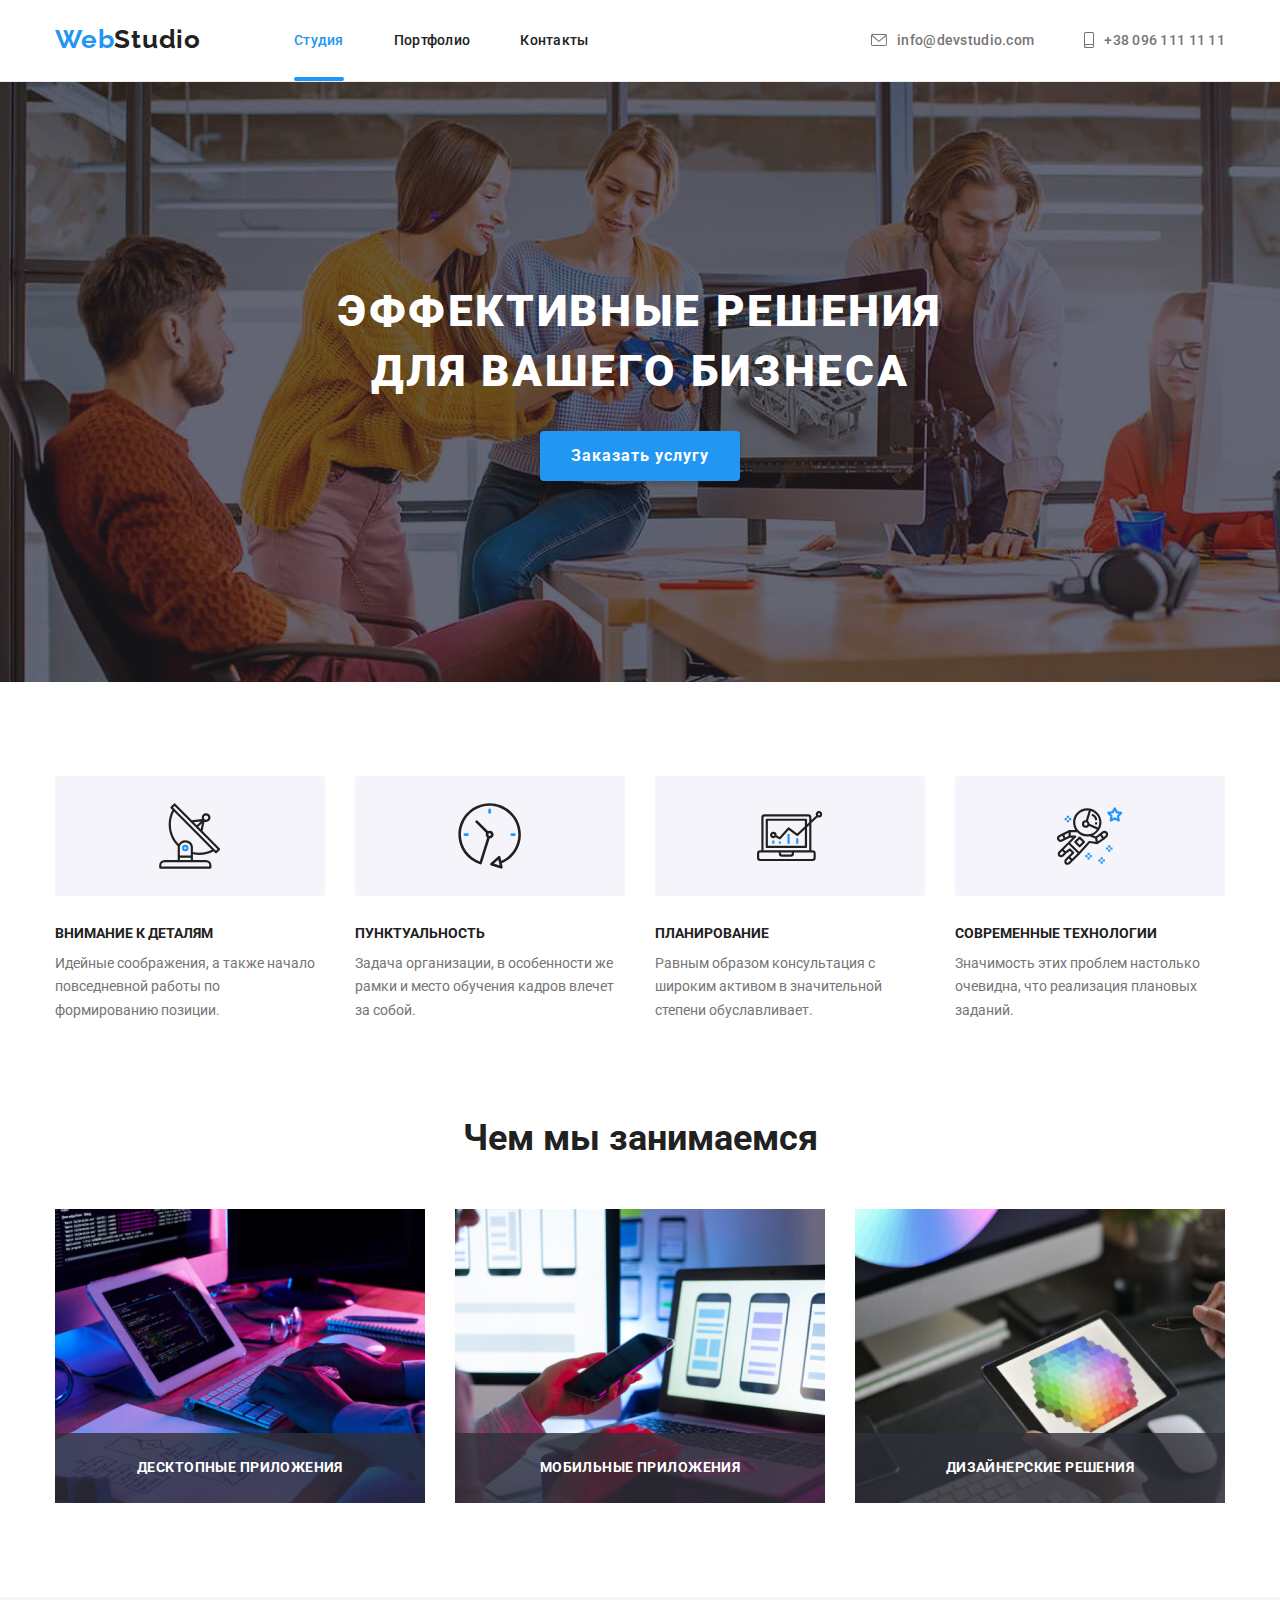
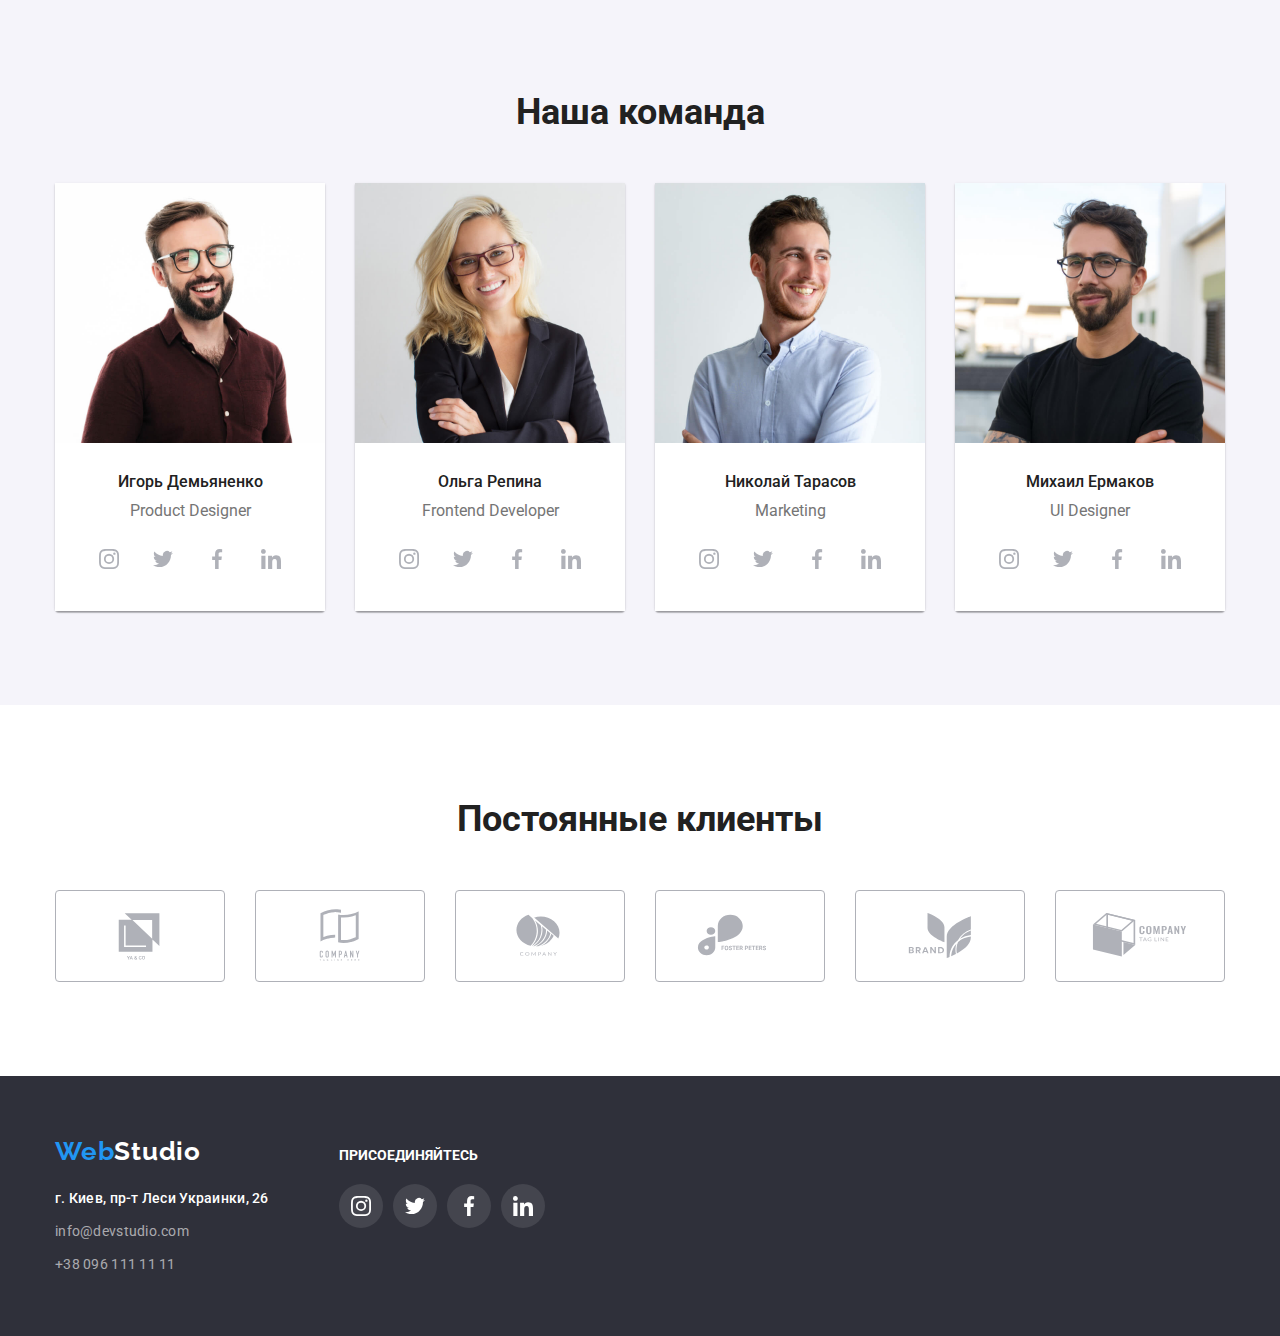
<file: index.html>
<!DOCTYPE html>
<html lang="ru">
  <head>
    <meta charset="UTF-8" />
    <meta http-equiv="X-UA-Compatible" content="IE=edge" />
    <meta name="viewport" content="width=device-width, initial-scale=1.0" />
    <title>Document</title>
    <link rel="preconnect" href="https://fonts.gstatic.com" />
    <link
      href="https://fonts.googleapis.com/css2?family=Raleway:wght@700&family=Roboto:wght@400;500;700;900&display=swap"
      rel="stylesheet"
    />
    <link
      rel="stylesheet"
      href="https://cdnjs.cloudflare.com/ajax/libs/modern-normalize/1.0.0/modern-normalize.css"
    />
    <link rel="stylesheet" href="./css/styles.css" />
  </head>
  <body>
    <header class="page-header">
      <div class="container main-nav">
        <a class="logo" href="./index.html"
          >Web<span class="accent-logo">Studio</span></a
        >
        <nav>
          <ul class="site-nav list">
            <li class="item">
              <a class="link current" href="./index.html">Студия</a>
            </li>

            <li class="item">
              <a class="link" href="./portfolio.html">Портфолио</a>
            </li>

            <li class="item"><a class="link" href="">Контакты</a></li>
          </ul>
        </nav>
        <ul class="contact-info list">
          <li class="item">
            <a class="link header-mail-info" href="mailto:info@devstudio.com">
              <svg class="header-mail-info" width="16" height="12">
                <use href="./images/sprite.svg#icon-envelope"></use>
              </svg>
              info@devstudio.com
            </a>
          </li>

          <li class="item">
            <a class="link header-tel-info" href="tel:+380961111111">
              <svg class="header-mail-info" width="10" height="16">
                <use href="./images/sprite.svg#icon-smartphone"></use>
              </svg>
              +38 096 111 11 11
            </a>
          </li>
        </ul>
      </div>
    </header>
    <main>
      <!-- Блок герой -->

      <section class="hero-section">
        <div class="hero-container">
          <h1 class="page-title">
            Эффективные решения
            <br />
            для вашего бизнеса
          </h1>
          <button class="hero-btn" type="button" data-modal-open>
            Заказать услугу
          </button>
        </div>
      </section>

      <!-- Особенности -->

      <section class="section">
        <div class="container">
          <h2 class="visually-hidden">Особенности</h2>
          <ul class="features list">
            <li class="features-item">
              <div class="icon">
                <svg class="icon-features">
                  <use href="./images/sprite.svg#icon-antenna"></use>
                </svg>
              </div>
              <h3 class="title-features">Внимание к деталям</h3>
              <p class="features-desc">
                Идейные соображения, а также начало повседневной работы по
                формированию позиции.
              </p>
            </li>

            <li class="features-item">
              <div class="icon">
                <svg class="icon-features">
                  <use href="./images/sprite.svg#icon-clock"></use>
                </svg>
              </div>
              <h3 class="title-features">Пунктуальность</h3>
              <p class="features-desc">
                Задача организации, в особенности же рамки и место обучения
                кадров влечет за собой.
              </p>
            </li>

            <li class="features-item">
              <div class="icon">
                <svg class="icon-features">
                  <use href="./images/sprite.svg#icon-diagram"></use>
                </svg>
              </div>
              <h3 class="title-features">Планирование</h3>
              <p class="features-desc">
                Равным образом консультация с широким активом в значительной
                степени обуславливает.
              </p>
            </li>

            <li class="features-item">
              <div class="icon">
                <svg class="icon-features">
                  <use href="./images/sprite.svg#icon-astronaut"></use>
                </svg>
              </div>
              <h3 class="title-features">Современные технологии</h3>
              <p class="features-desc">
                Значимость этих проблем настолько очевидна, что реализация
                плановых заданий.
              </p>
            </li>
          </ul>
        </div>
      </section>

      <!-- Чем мы занимаемся -->

      <section class="section zero-top-padding">
        <div class="container">
          <h2 class="title-work">Чем мы занимаемся</h2>
          <ul class="what-we-do-list list">
            <li class="what-we-do-item">
              <img
                src="./images/box1.jpg"
                width="370"
                alt="Десктопные приложения"
              />
              <div class="label">
                <p class="label-text">Десктопные приложения</p>
              </div>
            </li>

            <li class="what-we-do-item">
              <img
                src="./images/box2.jpg"
                width="370"
                alt="Мобилные приложения"
              />
              <div class="label">
                <p class="label-text">Мобильные приложения</p>
              </div>
            </li>

            <li class="what-we-do-item">
              <img
                src="./images/box3.jpg"
                width="370"
                alt="Дизайнерские решения"
              />
              <div class="label">
                <p class="label-text">Дизайнерские решения</p>
              </div>
            </li>
          </ul>
        </div>
      </section>

      <!-- Наша команда -->

      <section class="our-team">
        <div class="container">
          <h2 class="title-work">Наша команда</h2>
          <ul class="team-list list">
            <li class="team-card">
              <img
                src="./images/teamcard1.jpg"
                width="270"
                alt="Игорь Демьяненко"
              />
              <div class="team-card-text">
                <h3 class="team-title">Игорь Демьяненко</h3>
                <p class="team-desc" lang="en">Product Designer</p>
                <ul class="social-list-icon list">
                  <li class="social-item-icon">
                    <a class="social-icon-link" href="#">
                      <svg class="social-icon">
                        <use href="./images/sprite.svg#icon-instagram"></use>
                      </svg>
                    </a>
                  </li>

                  <li class="social-item-icon">
                    <a class="social-icon-link" href="#">
                      <svg class="social-icon">
                        <use href="./images/sprite.svg#icon-twitter"></use>
                      </svg>
                    </a>
                  </li>

                  <li class="social-item-icon">
                    <a class="social-icon-link" href="#">
                      <svg class="social-icon">
                        <use href="./images/sprite.svg#icon-facebook"></use>
                      </svg>
                    </a>
                  </li>

                  <li class="social-item-icon">
                    <a class="social-icon-link" href="#">
                      <svg class="social-icon">
                        <use href="./images/sprite.svg#icon-linkedin"></use>
                      </svg>
                    </a>
                  </li>
                </ul>
              </div>
            </li>

            <li class="team-card">
              <img
                src="./images/teamcard2.jpg"
                width="270"
                alt="Ольга Репина"
              />
              <div class="team-card-text">
                <h3 class="team-title">Ольга Репина</h3>
                <p class="team-desc" lang="en">Frontend Developer</p>
                <ul class="social-list-icon list">
                  <li class="social-item-icon">
                    <a class="social-icon-link" href="#">
                      <svg class="social-icon">
                        <use href="./images/sprite.svg#icon-instagram"></use>
                      </svg>
                    </a>
                  </li>

                  <li class="social-item-icon">
                    <a class="social-icon-link" href="#">
                      <svg class="social-icon">
                        <use href="./images/sprite.svg#icon-twitter"></use>
                      </svg>
                    </a>
                  </li>

                  <li class="social-item-icon">
                    <a class="social-icon-link" href="#">
                      <svg class="social-icon">
                        <use href="./images/sprite.svg#icon-facebook"></use>
                      </svg>
                    </a>
                  </li>

                  <li class="social-item-icon">
                    <a class="social-icon-link" href="#">
                      <svg class="social-icon">
                        <use href="./images/sprite.svg#icon-linkedin"></use>
                      </svg>
                    </a>
                  </li>
                </ul>
              </div>
            </li>

            <li class="team-card">
              <img
                src="./images/teamcard3.jpg"
                width="270"
                alt="Николай Тарасов"
              />
              <div class="team-card-text">
                <h3 class="team-title">Николай Тарасов</h3>
                <p class="team-desc" lang="en">Marketing</p>
                <ul class="social-list-icon list">
                  <li class="social-item-icon">
                    <a class="social-icon-link" href="#">
                      <svg class="social-icon">
                        <use href="./images/sprite.svg#icon-instagram"></use>
                      </svg>
                    </a>
                  </li>

                  <li class="social-item-icon">
                    <a class="social-icon-link" href="#">
                      <svg class="social-icon">
                        <use href="./images/sprite.svg#icon-twitter"></use>
                      </svg>
                    </a>
                  </li>

                  <li class="social-item-icon">
                    <a class="social-icon-link" href="#">
                      <svg class="social-icon">
                        <use href="./images/sprite.svg#icon-facebook"></use>
                      </svg>
                    </a>
                  </li>

                  <li class="social-item-icon">
                    <a class="social-icon-link" href="#">
                      <svg class="social-icon">
                        <use href="./images/sprite.svg#icon-linkedin"></use>
                      </svg>
                    </a>
                  </li>
                </ul>
              </div>
            </li>

            <li class="team-card">
              <img
                src="./images/teamcard4.jpg"
                width="270"
                alt="Михаил Ермаков"
              />
              <div class="team-card-text">
                <h3 class="team-title">Михаил Ермаков</h3>
                <p class="team-desc" lang="en">UI Designer</p>
                <ul class="social-list-icon list">
                  <li class="social-item-icon">
                    <a class="social-icon-link" href="#">
                      <svg class="social-icon">
                        <use href="./images/sprite.svg#icon-instagram"></use>
                      </svg>
                    </a>
                  </li>

                  <li class="social-item-icon">
                    <a class="social-icon-link" href="#">
                      <svg class="social-icon">
                        <use href="./images/sprite.svg#icon-twitter"></use>
                      </svg>
                    </a>
                  </li>
                  <li class="social-item-icon">
                    <a class="social-icon-link" href="#">
                      <svg class="social-icon">
                        <use href="./images/sprite.svg#icon-facebook"></use>
                      </svg>
                    </a>
                  </li>

                  <li class="social-item-icon">
                    <a class="social-icon-link" href="#">
                      <svg class="social-icon">
                        <use href="./images/sprite.svg#icon-linkedin"></use>
                      </svg>
                    </a>
                  </li>
                </ul>
              </div>
            </li>
          </ul>
        </div>
      </section>
    </main>

    <!-- Постоянные клиенты -->

    <section class="section">
      <div class="container">
        <h2 class="section-title">Постоянные клиенты</h2>
        <ul class="clients-list list">
          <li class="clients-item">
            <a class="clients-link" href="#">
              <svg class="clients-icons-svg" width="41" height="47">
                <use href="./images/sprite.svg#icon-client1"></use>
              </svg>
            </a>
          </li>

          <li class="clients-item">
            <a class="clients-link" href="#">
              <svg class="clients-icons-svg" width="40" height="52">
                <use href="./images/sprite.svg#icon-client2"></use>
              </svg>
            </a>
          </li>

          <li class="clients-item">
            <a class="clients-link" href="#">
              <svg class="clients-icons-svg" width="43" height="41">
                <use href="./images/sprite.svg#icon-client3"></use>
              </svg>
            </a>
          </li>

          <li class="clients-item">
            <a class="clients-link" href="#">
              <svg class="clients-icons-svg" width="84" height="41">
                <use href="./images/sprite.svg#icon-client4"></use>
              </svg>
            </a>
          </li>

          <li class="clients-item">
            <a class="clients-link" href="#">
              <svg class="clients-icons-svg" width="62" height="45">
                <use href="./images/sprite.svg#icon-client5"></use>
              </svg>
            </a>
          </li>

          <li class="clients-item">
            <a class="clients-link" href="#">
              <svg class="clients-icons-svg" width="94" height="44">
                <use href="./images/sprite.svg#icon-client6"></use>
              </svg>
            </a>
          </li>
        </ul>
      </div>
    </section>

    <!-- Футер -->

    <footer class="section-footer">
      <div class="container">
        <div class="address-wrap">
          <a class="logo logo-footer" href="./index.html"
            >Web<span class="accent-logo-footer">Studio</span></a
          >
          <address class="address">
            <ul class="list">
              <li>
                <a
                  class="link navigation"
                  target="_blank"
                  rel="noreferrer noopener"
                  href="http://surl.li/pcxl"
                  >г. Киев, пр-т Леси Украинки, 26</a
                >
              </li>

              <li>
                <a class="link footer-mail" href="mailto:info@devstudio.com"
                  >info@devstudio.com</a
                >
              </li>

              <li>
                <a class="link footer-tell" href="tel:+380961111111"
                  >+38 096 111 11 11</a
                >
              </li>
            </ul>
          </address>
        </div>
        <div class="socials-wrap">
          <p class="socials-title">присоединяйтесь</p>
          <ul class="social-list-icon list">
            <li class="social-item-icon">
              <a class="social-icon-link" href="">
                <svg class="social-icon">
                  <use href="./images/sprite.svg#icon-instagram"></use>
                </svg>
              </a>
            </li>

            <li class="social-item-icon">
              <a class="social-icon-link" href="">
                <svg class="social-icon">
                  <use href="./images/sprite.svg#icon-twitter"></use>
                </svg>
              </a>
            </li>

            <li class="social-item-icon">
              <a class="social-icon-link" href="">
                <svg class="social-icon">
                  <use href="./images/sprite.svg#icon-facebook"></use>
                </svg>
              </a>
            </li>

            <li class="social-item-icon">
              <a class="social-icon-link" href="">
                <svg class="social-icon">
                  <use href="./images/sprite.svg#icon-linkedin"></use>
                </svg>
              </a>
            </li>
          </ul>
        </div>
      </div>
    </footer>

    <!-- Модальное окно -->

    <div class="backdrop is-hidden" data-modal>
      <div class="modal">
        <button data-modal-close class="modal-button">
          <svg class="modal-btn-icon">
            <use href="./images/sprite.svg#icon-close"></use>
          </svg>
        </button>
      </div>
    </div>

    <script src="./js/modal.js"></script>
  </body>
</html>
</file>
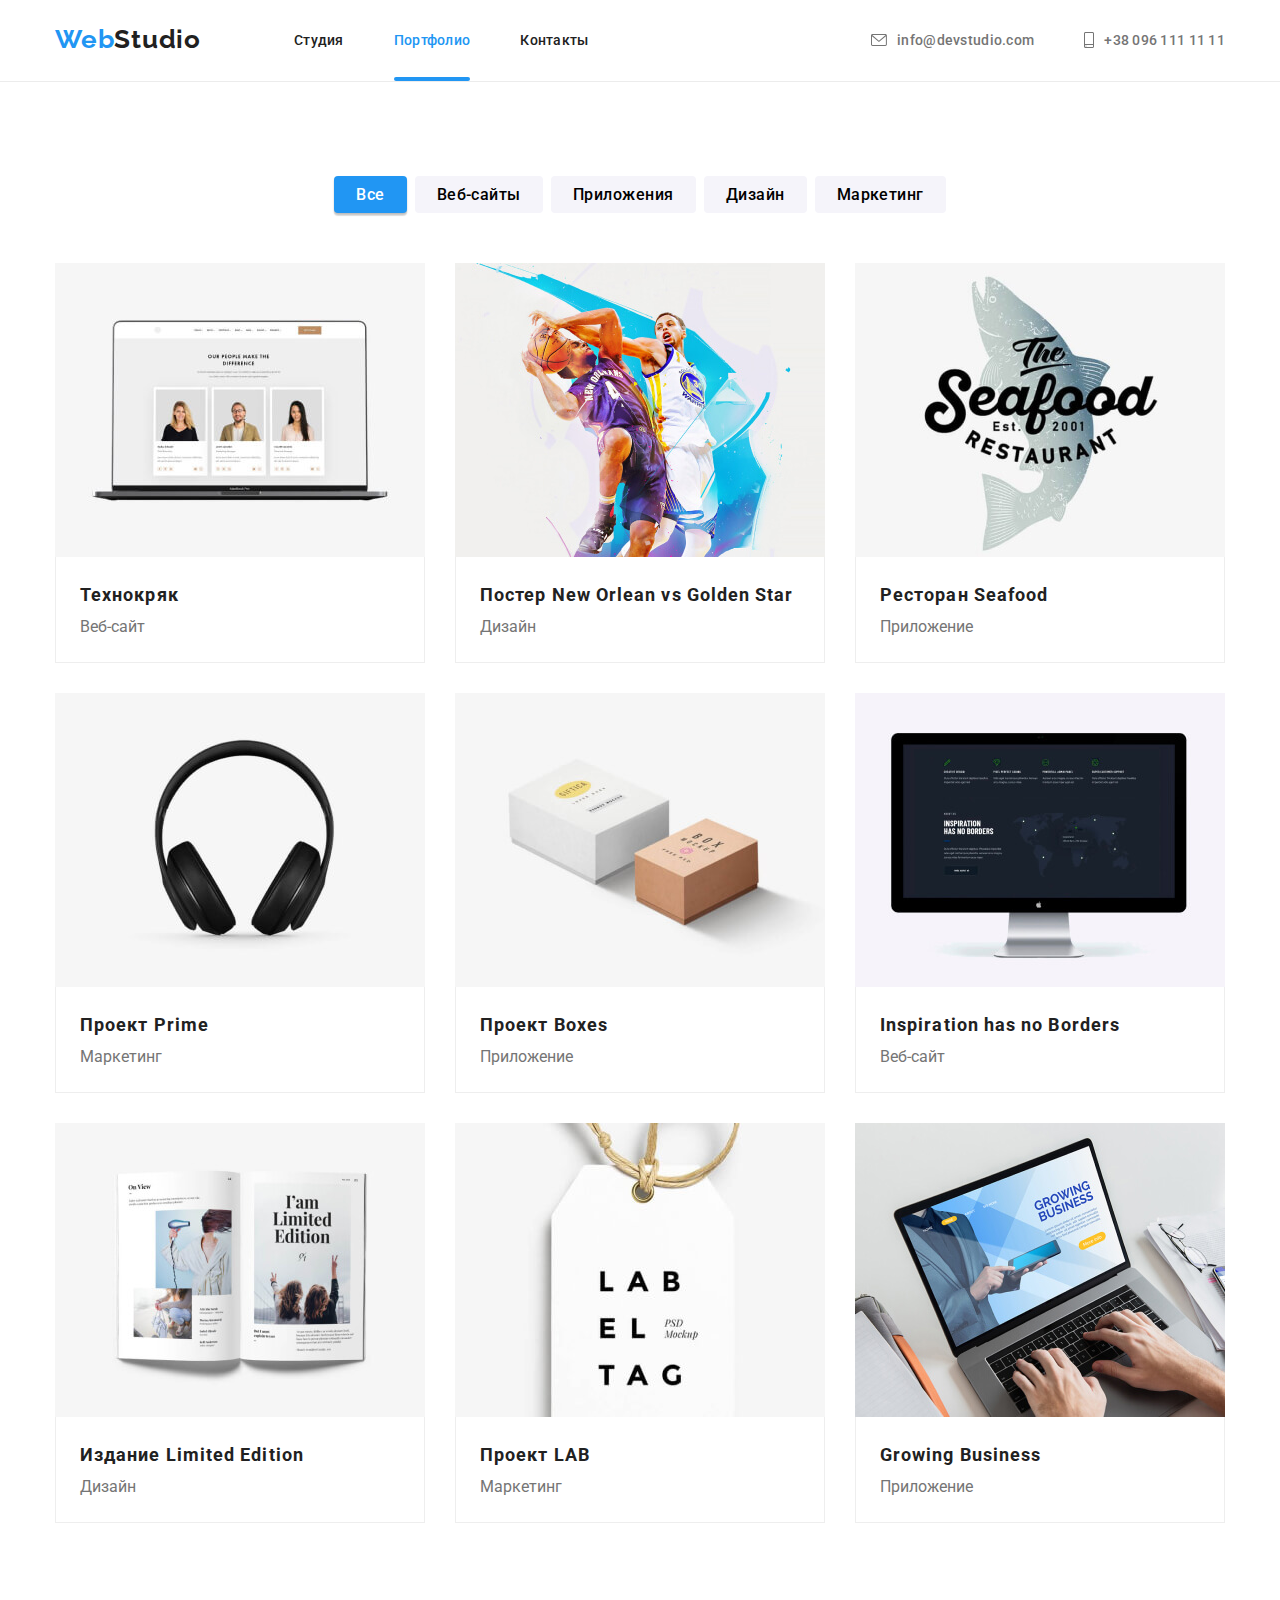
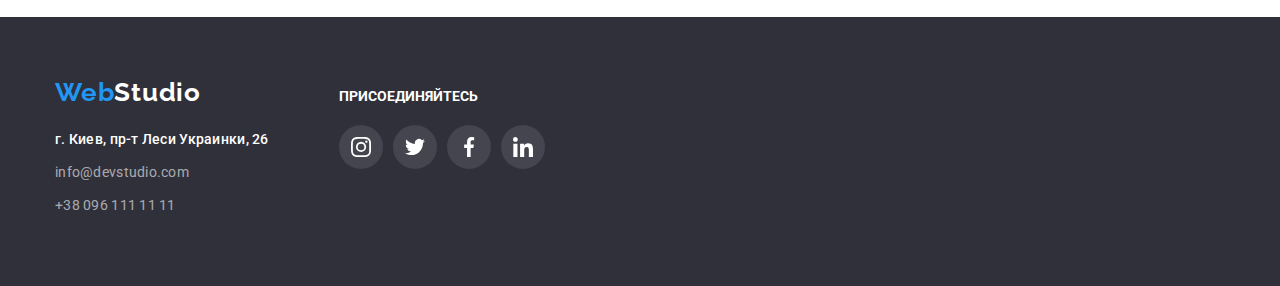
<file: portfolio.html>
<!DOCTYPE html>
<html lang="ru">
  <head>
    <meta charset="UTF-8" />
    <meta http-equiv="X-UA-Compatible" content="IE=edge" />
    <meta name="viewport" content="width=device-width, initial-scale=1.0" />
    <title>Document</title>
    <link rel="preconnect" href="https://fonts.gstatic.com" />
    <link
      href="https://fonts.googleapis.com/css2?family=Raleway:wght@700&family=Roboto:wght@400;500;700;900&display=swap"
      rel="stylesheet"
    />
    <link
      rel="stylesheet"
      href="https://cdnjs.cloudflare.com/ajax/libs/modern-normalize/1.0.0/modern-normalize.css"
    />
    <link rel="stylesheet" href="./css/styles.css" />
  </head>
  <body>
    <header class="page-header">
      <div class="container main-nav">
        <a class="logo" href="./index.html"
          >Web<span class="accent-logo">Studio</span></a
        >
        <nav>
          <ul class="site-nav list">
            <li class="item">
              <a class="link" href="./index.html">Студия</a>
            </li>

            <li class="item">
              <a class="link current" href="./portfolio.html">Портфолио</a>
            </li>

            <li class="item">
              <a class="link" href="">Контакты</a>
            </li>
          </ul>
        </nav>
        <ul class="contact-info list">
          <li class="item">
            <a class="link header-mail-info" href="mailto:info@devstudio.com">
              <svg class="header-mail-info" width="16" height="12">
                <use href="./images/sprite.svg#icon-envelope"></use>
              </svg>
              info@devstudio.com
            </a>
          </li>

          <li class="item">
            <a class="link header-tel-info" href="tel:+380961111111">
              <svg class="header-mail-info" width="10" height="16">
                <use href="./images/sprite.svg#icon-smartphone"></use>
              </svg>
              +38 096 111 11 11
            </a>
          </li>
        </ul>
      </div>
    </header>
    <main>
      <section class="section">
        <div class="container">
          <h1 class="visually-hidden">Портфолио</h1>

          <!--Список фильтров-->

          <ul class="web-site list">
            <li class="item">
              <button class="buttons current" type="button">Все</button>
            </li>

            <li class="item">
              <button class="buttons" type="button">Веб-сайты</button>
            </li>

            <li class="item">
              <button class="buttons" type="button">Приложения</button>
            </li>

            <li class="item">
              <button class="buttons" type="button">Дизайн</button>
            </li>

            <li class="item">
              <button class="buttons" type="button">Маркетинг</button>
            </li>
          </ul>

          <!--Список проекты-->

          <ul class="portfolio list">
            <li class="portfolio-card" tabindex="0">
              <div class="hover-overlay">
                <p class="overlay-text">
                  Технокряк это современная площадка распространения
                  коронавируса. Компании используют эту платформу для цифрового
                  шпионажа и атак на защищённые сервера конкурентов.
                </p>
                <img
                  src="./images/project1.jpg"
                  width="370"
                  alt="Открытая страница с тремя фотографиями.Две женщины и мужчина."
                />
              </div>
              <div class="portf-card-text">
                <h2 class="portfolio-title">Технокряк</h2>
                <p class="portfolio-desc">Веб-сайт</p>
              </div>
            </li>

            <li class="portfolio-card" tabindex="0">
              <div class="hover-overlay">
                <p class="overlay-text">
                  Технокряк это современная площадка распространения
                  коронавируса. Компании используют эту платформу для цифрового
                  шпионажа и атак на защищённые сервера конкурентов.
                </p>
                <img
                  src="./images/project2.jpg"
                  width="370"
                  alt="Постер-два игрока баскетбола: Нового Орлеана и Голдена"
                />
              </div>
              <div class="portf-card-text">
                <h2 class="portfolio-title">
                  Постер New Orlean vs Golden Star
                </h2>
                <p class="portfolio-desc">Дизайн</p>
              </div>
            </li>

            <li class="portfolio-card" tabindex="0">
              <div class="hover-overlay">
                <p class="overlay-text">
                  Технокряк это современная площадка распространения
                  коронавируса. Компании используют эту платформу для цифрового
                  шпионажа и атак на защищённые сервера конкурентов.
                </p>
                <img
                  src="./images/project3.jpg"
                  width="370"
                  alt="Логотип ресторана. В форме рыбы"
                />
              </div>
              <div class="portf-card-text">
                <h2 class="portfolio-title">Ресторан Seafood</h2>
                <p class="portfolio-desc">Приложение</p>
              </div>
            </li>

            <li class="portfolio-card" tabindex="0">
              <div class="hover-overlay">
                <p class="overlay-text">
                  Технокряк это современная площадка распространения
                  коронавируса. Компании используют эту платформу для цифрового
                  шпионажа и атак на защищённые сервера конкурентов.
                </p>
                <img
                  src="./images/project4.jpg"
                  width="370"
                  alt="Большие накладные наушники"
                />
              </div>
              <div class="portf-card-text">
                <h2 class="portfolio-title">Проект Prime</h2>
                <p class="portfolio-desc">Маркетинг</p>
              </div>
            </li>

            <li class="portfolio-card" tabindex="0">
              <div class="hover-overlay">
                <p class="overlay-text">
                  Технокряк это современная площадка распространения
                  коронавируса. Компании используют эту платформу для цифрового
                  шпионажа и атак на защищённые сервера конкурентов.
                </p>
                <img
                  src="./images/project5.jpg"
                  width="370"
                  alt="Логотип проекта. Две коробки белая и коричневая."
                />
              </div>
              <div class="portf-card-text">
                <h2 class="portfolio-title">Проект Boxes</h2>
                <p class="portfolio-desc">Приложение</p>
              </div>
            </li>

            <li class="portfolio-card" tabindex="0">
              <div class="hover-overlay">
                <p class="overlay-text">
                  Технокряк это современная площадка распространения
                  коронавируса. Компании используют эту платформу для цифрового
                  шпионажа и атак на защищённые сервера конкурентов.
                </p>
                <img
                  src="./images/project6.jpg"
                  width="370"
                  alt="Монитор с открытой страницей сайта."
                />
              </div>
              <div class="portf-card-text">
                <h2 class="portfolio-title" lang="en">
                  Inspiration has no Borders
                </h2>
                <p class="portfolio-desc">Веб-сайт</p>
              </div>
            </li>

            <li class="portfolio-card" tabindex="0">
              <div class="hover-overlay">
                <p class="overlay-text">
                  Технокряк это современная площадка распространения
                  коронавируса. Компании используют эту платформу для цифрового
                  шпионажа и атак на защищённые сервера конкурентов.
                </p>
                <img
                  src="./images/project7.jpg"
                  width="370"
                  alt="Открытая книга лимитированного издания."
                />
              </div>
              <div class="portf-card-text">
                <h2 class="portfolio-title">Издание Limited Edition</h2>
                <p class="portfolio-desc">Дизайн</p>
              </div>
            </li>

            <li class="portfolio-card" tabindex="0">
              <div class="hover-overlay">
                <p class="overlay-text">
                  Технокряк это современная площадка распространения
                  коронавируса. Компании используют эту платформу для цифрового
                  шпионажа и атак на защищённые сервера конкурентов.
                </p>
                <img
                  src="./images/project8.jpg"
                  width="370"
                  alt="Бирка на веревочке с логотипом компании"
                />
              </div>
              <div class="portf-card-text">
                <h2 class="portfolio-title">Проект LAB</h2>
                <p class="portfolio-desc">Маркетинг</p>
              </div>
            </li>

            <li class="portfolio-card" tabindex="0">
              <div class="hover-overlay">
                <p class="overlay-text">
                  Технокряк это современная площадка распространения
                  коронавируса. Компании используют эту платформу для цифрового
                  шпионажа и атак на защищённые сервера конкурентов.
                </p>
                <img
                  src="./images/project9.jpg"
                  width="370"
                  alt="Ноутбук с запущенным приложением."
                />
              </div>
              <div class="portf-card-text">
                <h2 class="portfolio-title" lang="en">Growing Business</h2>
                <p class="portfolio-desc">Приложение</p>
              </div>
            </li>
          </ul>
        </div>
      </section>

      <!-- Футер -->

      <footer class="section-footer">
        <div class="container">
          <div class="address-wrap">
            <a class="logo logo-footer" href="./index.html"
              >Web<span class="accent-logo-footer">Studio</span></a
            >
            <address class="address">
              <ul class="list navigation">
                <li>
                  <a
                    class="link navigation"
                    target="_blank"
                    rel="noreferrer noopener"
                    href="http://surl.li/pcxl"
                    >г. Киев, пр-т Леси Украинки, 26</a
                  >
                </li>

                <li>
                  <a class="link footer-mail" href="mailto:info@devstudio.com"
                    >info@devstudio.com</a
                  >
                </li>

                <li>
                  <a class="link footer-tell" href="tel:+380961111111"
                    >+38 096 111 11 11</a
                  >
                </li>
              </ul>
            </address>
          </div>
          <div class="socials-wrap">
            <p class="socials-title">присоединяйтесь</p>
            <ul class="social-list-icon list">
              <li class="social-item-icon">
                <a class="social-icon-link" href="">
                  <svg class="social-icon">
                    <use href="./images/sprite.svg#icon-instagram"></use>
                  </svg>
                </a>
              </li>

              <li class="social-item-icon">
                <a class="social-icon-link" href="">
                  <svg class="social-icon">
                    <use href="./images/sprite.svg#icon-twitter"></use>
                  </svg>
                </a>
              </li>

              <li class="social-item-icon">
                <a class="social-icon-link" href="">
                  <svg class="social-icon">
                    <use href="./images/sprite.svg#icon-facebook"></use>
                  </svg>
                </a>
              </li>

              <li class="social-item-icon">
                <a class="social-icon-link" href="">
                  <svg class="social-icon">
                    <use href="./images/sprite.svg#icon-linkedin"></use>
                  </svg>
                </a>
              </li>
            </ul>
          </div>
        </div>
      </footer>
    </main>
  </body>
</html>
</file>
<file: css/styles.css>
:root {
  --accent-color: #2196f3;

  --primary-text-color: #212121;
  --secondary-text-color: #757575;
  --header-bg-color: #ffffff;

  --hero-bg-color: #2f303a;
  --primary-main-color: #e5e5e5;
  --secondary-main-color: #f5f4fa;

  --primary-font-family: 'Roboto', 'sans-serif';
  --secondary-font-family: 'Raleway', 'sans-serif';

  --title-font-weight: 700;
  --sub-title-font-weight: 500;
  --primary-font-size: 14px;
  --secondary-font-size: 16px;
  --line-height: 1.14;
  --main-letter-spacing: 0.03em;

  --card-set-gap: 30px;
}

body {
  font-family: var(--primary-font-family);
  font-size: var(--primary-font-size);
  line-height: var(--line-height);
  color: var(--primary-text-color);
  background-color: var(--header-bg-color);
}

/* Сброс стандартных стилей */

.list {
  list-style: none;
  padding: 0;
}

img {
  display: block;
  width: 100%;
  height: auto;
}

h1,
h2,
h3,
h4,
p,
ul {
  margin: 0;
}

/* Хедер */

/* Логотип */

.logo {
  font-family: var(--secondary-font-family);
  font-weight: bold;
  font-size: 26px;
  line-height: 1.2;
  letter-spacing: var(--main-letter-spacing);
  text-decoration: none;
  color: var(--accent-color);
  margin-right: 93px;
  padding-top: 24px;
  padding-bottom: 25px;
}

.accent-logo {
  color: var(--primary-text-color);
}

/* Навигация сайта */

.link {
  display: flex;
  align-items: center;
  color: var(--primary-text-color);
  text-decoration: none;
  font-weight: var(--sub-title-font-weight);
  font-size: var(--primary-font-size);
  line-height: 1.19;
  letter-spacing: 0.02em;
  padding: 32px 0px;
  transition: color 250ms cubic-bezier(0.4, 0, 0.2, 1);
}

.site-nav .link.current {
  color: var(--accent-color);
  position: relative;
}

.site-nav .link.current::after {
  content: '';
  position: absolute;
  bottom: 0;
  border-radius: 2px;
  left: 0px;
  right: 0px;
  border-bottom: 4px solid var(--accent-color);
}

.site-nav {
  display: flex;
}

.site-nav .item + .item {
  margin-left: 50px;
}

/* .site-nav .item:not(:last-child) {
  margin-right: 50px;
} */

/* Контакты */

.link.header-tel-info,
.link.header-mail-info {
  display: flex;
  color: var(--secondary-text-color);
  margin: 0px;
}

.contact-info {
  display: flex;
  margin-left: auto;

  padding-top: 0px;
  padding-bottom: 0px;
}

.contact-info .item + .item {
  margin-left: 50px;
}

.header-mail-info {
  fill: currentColor;
  margin-right: 10px;
}

.link:hover,
.link:focus {
  color: var(--accent-color);
}

.main-nav {
  display: flex;
  align-items: center;
}

.container {
  width: 1200px;
  padding-left: 15px;
  padding-right: 15px;
  margin: 0 auto;
}

.page-header {
  border-bottom: 1px solid #ececec;
}

/* Герой */

.hero-section {
  min-height: 600px;
  max-width: 1600px;
  margin-left: auto;
  margin-right: auto;
  display: flex;
  justify-content: center;
  align-items: center;
  text-align: center;
  background-color: var(--hero-bg-color);
  background-image: linear-gradient(
      to right,
      rgba(47, 48, 58, 0.4),
      rgba(47, 48, 58, 0.4)
    ),
    url(../images/bgimg.jpg);
  background-size: cover;
}

.page-title {
  font-family: var(--primary-font-family);
  font-weight: 900;
  font-size: 44px;
  line-height: 1.36;
  letter-spacing: 0.06em;
  text-transform: uppercase;
  color: var(--header-bg-color);
  margin-bottom: 30px;
  text-align: center;
}

.hero-btn {
  font-weight: var(--title-font-weight);
  font-size: var(--secondary-font-size);
  line-height: 1.8;
  letter-spacing: 0.06em;
  text-align: center;

  color: var(--header-bg-color);
  background-color: var(--accent-color);

  border: none;
  border-radius: 4px;
  min-width: 200px;
  min-height: 50px;
  cursor: pointer;
  box-shadow: 0px 4px 4px rgba(0, 0, 0, 0.15);
}

/* Особенности */

.visually-hidden {
  position: absolute !important;
  clip: rect(1px 1px 1px 1px);
  clip: rect(1px, 1px, 1px, 1px);
  padding: 0 !important;
  border: 0 !important;
  height: 1px !important;
  width: 1px !important;
  overflow: hidden;
}

.icon {
  display: flex;
  background: #f5f4fa;
  width: 270px;
  height: 120px;
  border-radius: 4px;
  justify-content: center;
  align-items: center;
  margin-bottom: 30px;
}

.icon-features {
  display: block;
  width: 65.32px;
  height: 70px;
}

.features {
  display: flex;
  flex-wrap: wrap;
  margin-left: -30px;
  margin-top: -30px;
}

.features-item {
  width: calc(100% / 4 - 30px);
  margin-left: 30px;
  margin-top: 30px;
}

.title-features {
  font-size: var(--primary-font-size);
  font-weight: var(--title-font-weight);
  text-transform: uppercase;
  margin-bottom: 10px;
}

.features-desc {
  line-height: 1.7;
  color: var(--secondary-text-color);
}

/* Чем мы занимаемся */

.section.zero-top-padding {
  padding-top: 0;
}

.title-work {
  font-weight: bold;
  font-size: 36px;
  line-height: 42px;
  text-align: center;
  margin-bottom: 50px;
}

.what-we-do-list {
  display: flex;
  flex-wrap: wrap;
  margin-left: -30px;
  margin-top: -30px;
  padding-left: 0px;
}

.what-we-do-item {
  display: flex;
  width: calc(100% / 3 - 30px);
  margin-left: 30px;
  margin-top: 30px;
  position: relative;
}

.what-we-do-item .label {
  position: absolute;
  bottom: 0;
  width: 370px;
  height: 70px;
  background: rgba(47, 48, 58, 0.8);
}

.label-text {
  position: relative;
  text-align: center;
  top: 27px;
  font-weight: bold;
  letter-spacing: 0.03em;
  text-transform: uppercase;
  color: #ffffff;
}

/* Наша команда */

.our-team {
  background-color: var(--secondary-main-color);
  padding-top: 94px;
  padding-bottom: 94px;
}

.team-list {
  display: flex;
  flex-wrap: wrap;
  margin-left: -30px;
  margin-top: -30px;
}

.team-title {
  font-weight: var(--sub-title-font-weight);
  font-size: var(--secondary-font-size);
  line-height: 1.18;
  margin-bottom: 10px;
}

.team-desc {
  color: var(--secondary-text-color);
  font-size: var(--secondary-font-size);
  line-height: 1.18;
  margin-bottom: 16px;
}

.team-card-text {
  padding: 30px 30px;
  background-color: var(--header-bg-color);
}

.team-card {
  width: calc(100% / 4 - 30px);
  margin-left: 30px;
  margin-top: 30px;

  text-align: center;
  background-color: var(--primary-bg-color);
  box-shadow: 0px 1px 3px rgba(0, 0, 0, 0.12), 0px 1px 1px rgba(0, 0, 0, 0.14),
    0px 2px 1px rgba(0, 0, 0, 0.2);
  border-radius: 0px 0px 4px 4px;
}

/* Постоянные клиенты */

.section {
  padding-top: 94px;
  padding-bottom: 94px;
}

.section-title {
  font-weight: var(--title-font-weight);
  font-size: 36px;
  text-align: center;
  margin-bottom: 50px;
}

.clients-list {
  display: flex;
  flex-wrap: wrap;
  margin-top: calc(-1 * var(--card-set-gap));
  margin-left: calc(-1 * var(--card-set-gap));
}

.clients-item {
  width: calc((100% - var(--card-set-gap) * 6) / 6);
  margin-top: var(--card-set-gap);
  margin-left: var(--card-set-gap);
}

.clients-link {
  display: flex;
  justify-content: center;
  align-items: center;
  width: 170px;
  height: 92px;
  border: 1px solid #afb1b8;
  border-radius: 4px;
  transition: border 250ms cubic-bezier(0.4, 0, 0.2, 1);
}

.clients-link:hover,
.clients-link:focus {
  border-color: var(--accent-color);
}

.clients-link:hover .clients-icons-svg,
.clients-link:focus .clients-icons-svg {
  fill: var(--accent-color);
}

.clients-icons-svg {
  width: 106px;
  height: 60px;
  fill: #afb1b8;
  transition: fill 250ms cubic-bezier(0.4, 0, 0.2, 1);
}

/* Футер */

.section-footer {
  background-color: var(--hero-bg-color);
  padding-top: 60px;
  padding-bottom: 60px;
}

.logo-footer {
  margin-right: 0px;
  margin-bottom: 20px;
  display: inline-block;
  padding-top: 0;
  padding-bottom: 0;
}

.accent-logo-footer {
  color: var(--header-bg-color);
}

.navigation {
  font-style: normal;
  font-size: var(--primary-font-sise);
  line-height: 1.71;
  color: var(--header-bg-color);
  margin-bottom: 9px;
  display: inline-block;
  padding-top: 0px;
  padding-bottom: 0px;
}

.footer-mail,
.footer-tell {
  display: inline-block;
  margin-bottom: 9px;
  padding-top: 0px;
  padding-bottom: 0px;
  font-style: normal;
  color: rgba(255, 255, 255, 0.6);
  font-weight: 400;
  line-height: 1.7;
}

.footer-tell {
  margin-bottom: 0px;
}

.address-wrap {
  margin-right: 70px;
}

.section-footer .container {
  display: flex;
  align-items: baseline;
}

/* social icon */

.socials-title {
  font-weight: 700;
  text-transform: uppercase;
  color: var(--header-bg-color);
  margin-bottom: 20px;
}

.socials-wrap {
  display: inline-block;
}

.social-item-icon:not(:last-child) {
  margin-right: 10px;
}

.social-icon-link {
  display: flex;
  justify-content: center;
  align-items: center;
  width: 44px;
  height: 44px;
  border-radius: 50%;
  transition: background-color 250ms cubic-bezier(0.4, 0, 0.2, 1);
}

.social-list-icon {
  display: inline-flex;
}

.social-icon-link:hover .social-icon,
.social-icon-link:focus .social-icon {
  fill: var(--header-bg-color);
}

.social-icon {
  width: 20px;
  height: 20px;
  fill: #afb1b8;
  transition: fill 250ms cubic-bezier(0.4, 0, 0.2, 1);
}

.section-footer .social-icon {
  fill: #fff;
}

.section-footer .social-icon-link {
  border-radius: 50%;
  background-color: rgba(255, 255, 255, 0.1);
}

.social-icon-link:hover,
.social-icon-link:focus {
  background-color: var(--accent-color);
}

.backdrop {
  position: fixed;
  top: 0;
  left: 0;
  width: 100%;
  height: 100%;
  background: rgba(0, 0, 0, 0.2);
  transition-duration: 250ms;
  transition-timing-function: cubic-bezier(0.4, 0, 0.2, 1);
}

.backdrop.is-hidden {
  transform: scale(0);
  pointer-events: none;
  transition-timing-function: (0.4, 0, 0.2, 1);
}

.modal {
  position: absolute;
  top: 50%;
  left: 50%;
  transform: translate(-50%, -50%);

  min-height: 528px;
  min-width: 581px;

  background: #ffffff;
  box-shadow: 0px 1px 3px rgba(0, 0, 0, 0.12), 0px 1px 1px rgba(0, 0, 0, 0.14),
    0px 2px 1px rgba(0, 0, 0, 0.2);
  border-radius: 4px;
}

.modal-button {
  width: 30px;
  height: 30px;

  border: 1px solid rgba(0, 0, 0, 0.1);
  border-radius: 50%;

  position: absolute;
  top: 8px;
  right: 8px;

  display: flex;
  justify-content: center;
  align-items: center;
}

.modal-btn-icon {
  width: 18px;
  height: 18px;
}

/* portfolio.html */

/* buttons */

.buttons {
  font-weight: var(--sub-title-font-weight);
  font-size: var(--secondary-font-size);
  line-height: 1.6;
  letter-spacing: 0.03em;
  background-color: #f5f4fa;
  cursor: pointer;
  border: none;
  border-radius: 4px;
  padding: 6px 22px;
  /* transition: background-color color 2250ms cubic-bezier(0.4, 0, 0.2, 1); */
  transition-property: background-color color;
  transition-duration: 250ms;
  transition-timing-function: cubic-bezier(0.4, 0, 0.2, 1);
}

.web-site {
  margin-bottom: 50px;
  display: flex;
  justify-content: center;
}

.web-site .item + .item {
  margin-left: 8px;
}

.web-site .item .buttons.current {
  color: var(--header-bg-color);
  background-color: var(--accent-color);
  box-shadow: 0px 3px 1px rgba(0, 0, 0, 0.1), 0px 1px 2px rgba(0, 0, 0, 0.08),
    0px 2px 2px rgba(0, 0, 0, 0.12);
}

.buttons:hover,
.buttons:focus {
  color: var(--header-bg-color);
  background-color: var(--accent-color);
  box-shadow: 0px 3px 1px rgba(0, 0, 0, 0.1), 0px 1px 2px rgba(0, 0, 0, 0.08),
    0px 2px 2px rgba(0, 0, 0, 0.12);
}

.portfolio-title {
  font-size: 18px;
  line-height: 2;
  letter-spacing: 0.06em;
}

.portfolio-desc {
  font-size: var(--secondary-font-size);
  line-height: 1.8;
  color: #757575;
}

.portfolio {
  display: flex;
  flex-wrap: wrap;
  margin-left: -30px;
  margin-top: -30px;
}

.portfolio-card {
  width: calc(100% / 3 - 30px);
  /* flex-basis: calc((100% - 30px * 3) / 3); */
  margin-left: 30px;
  margin-top: 30px;
  transition: box-shadow 250ms cubic-bezier(0.4, 0, 0.2, 1);
}

.portf-card-text {
  padding: 20px 24px;
  border: 1px solid #eee;
  border-top: none;
}

.portfolio-card:hover,
.portfolio-card:focus {
  cursor: pointer;
  box-shadow: 0px 1px 1px rgba(0, 0, 0, 0.12), 0px 4px 4px rgba(0, 0, 0, 0.06),
    1px 4px 6px rgba(0, 0, 0, 0.16);
}

.portfolio-card:hover .overlay-text,
.portfolio-card:focus .overlay-text {
  bottom: 0;
}

.hover-overlay {
  position: relative;
  overflow: hidden;
}

.overlay-text {
  position: absolute;
  width: 100%;
  height: 100%;
  padding-left: 24px;
  padding-right: 24px;
  bottom: -294px;

  display: flex;
  align-items: center;

  font-size: 18px;
  line-height: 1.6;
  letter-spacing: 0.03em;

  color: #ffffff;
  background-color: rgba(33, 150, 243, 0.9);
  transition: bottom 250ms cubic-bezier(0.4, 0, 0.2, 1);
}
</file>
